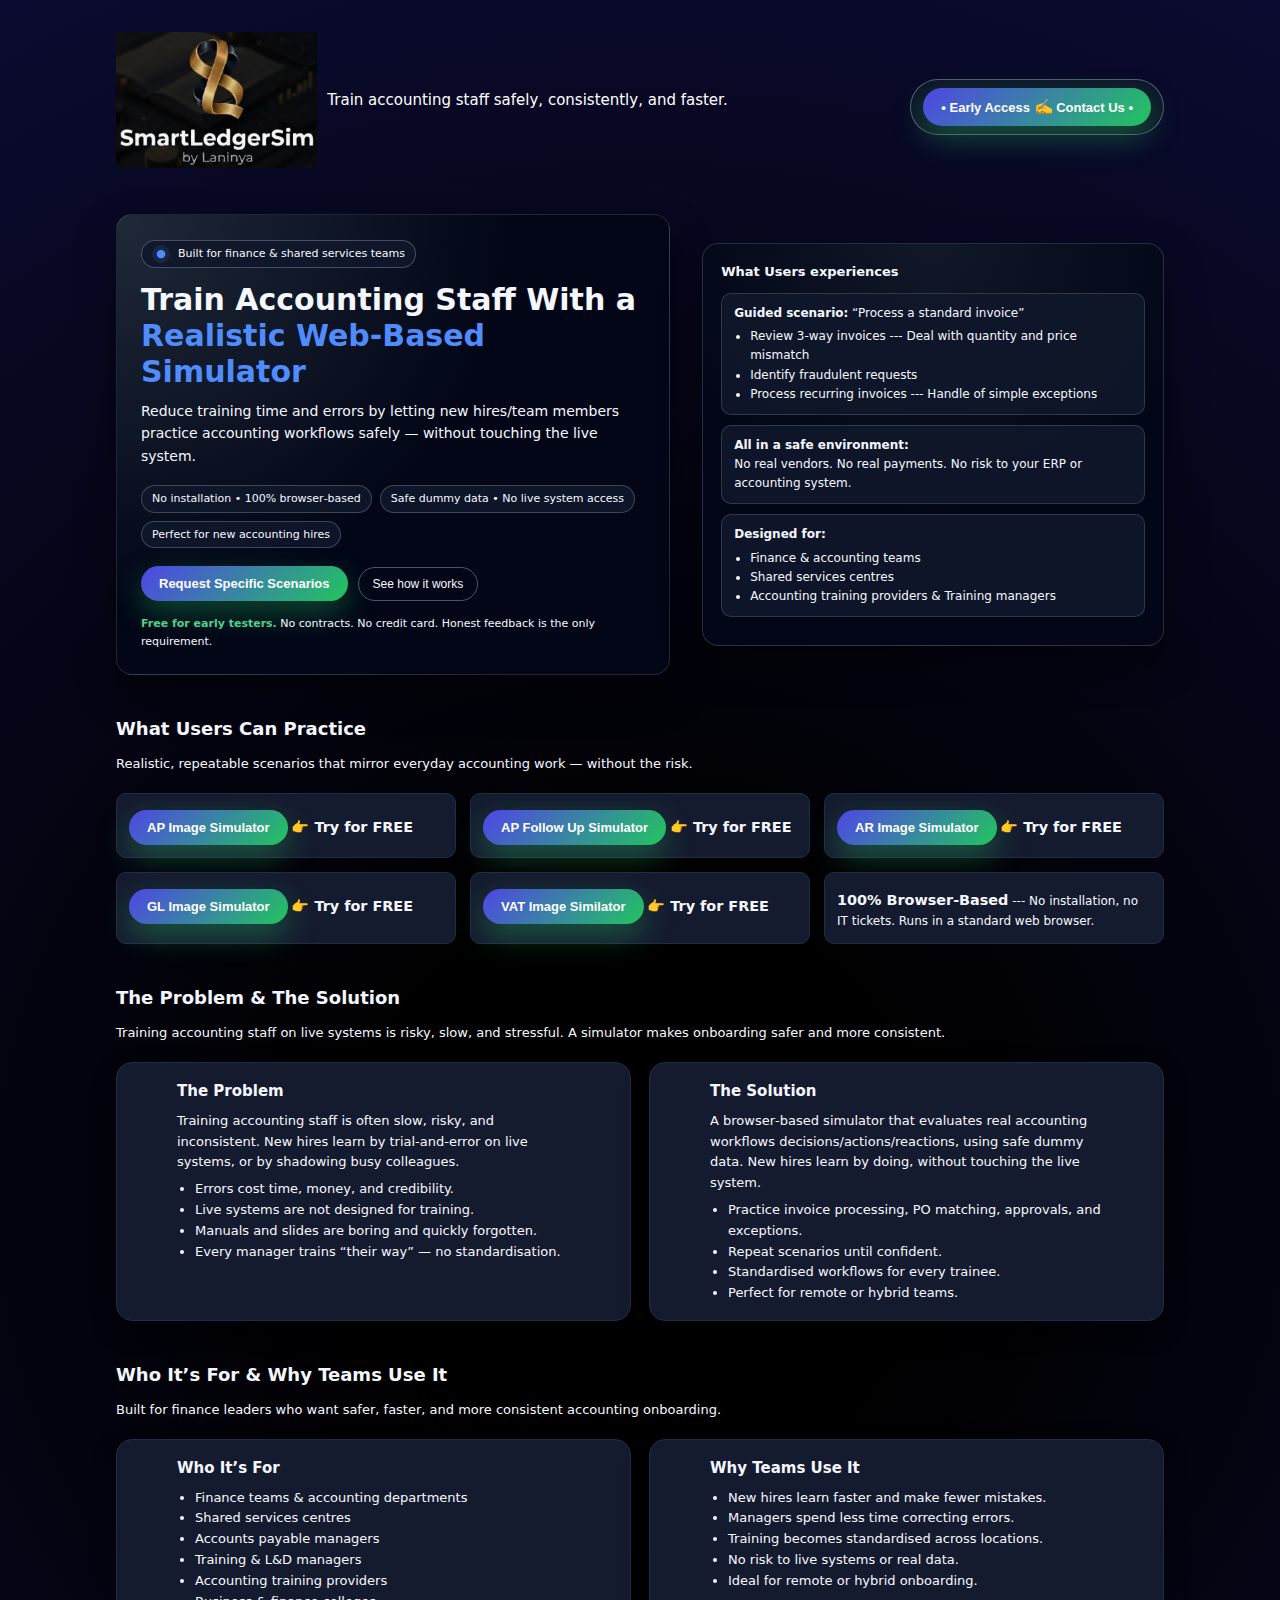
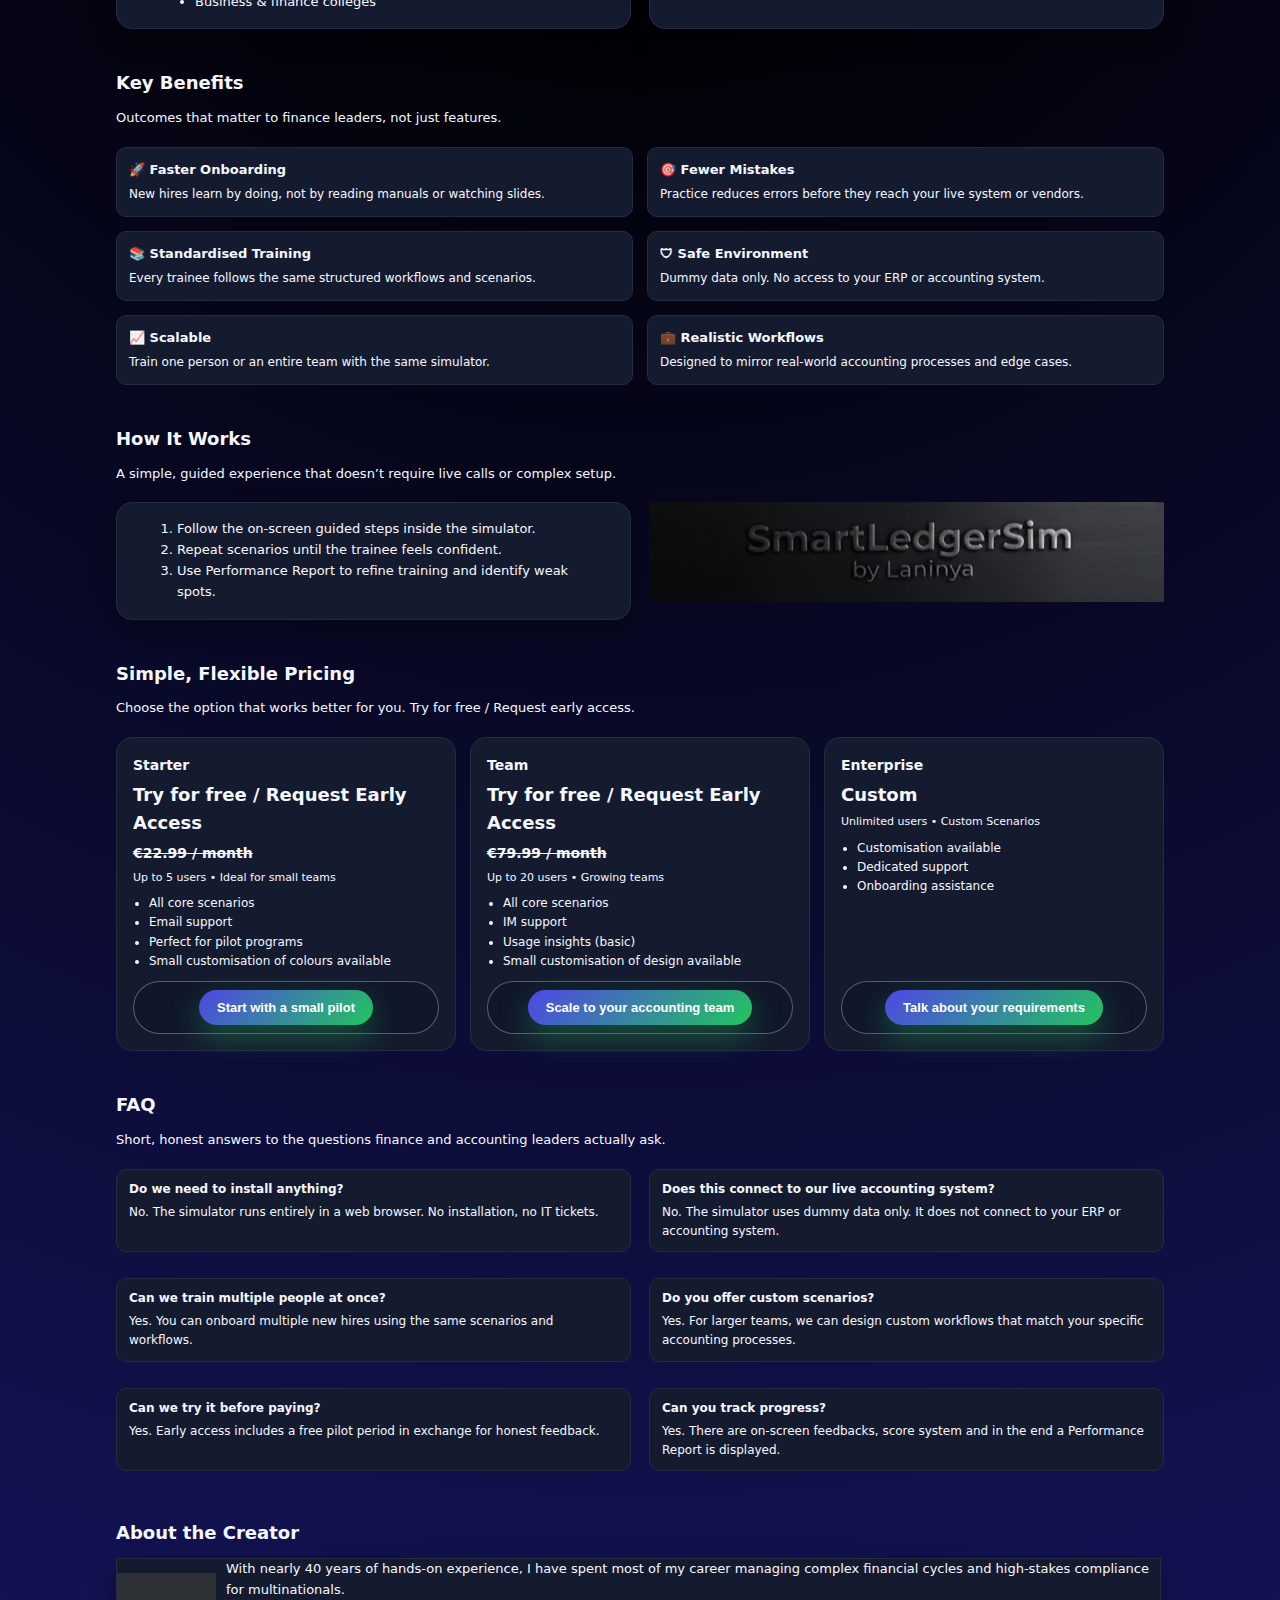
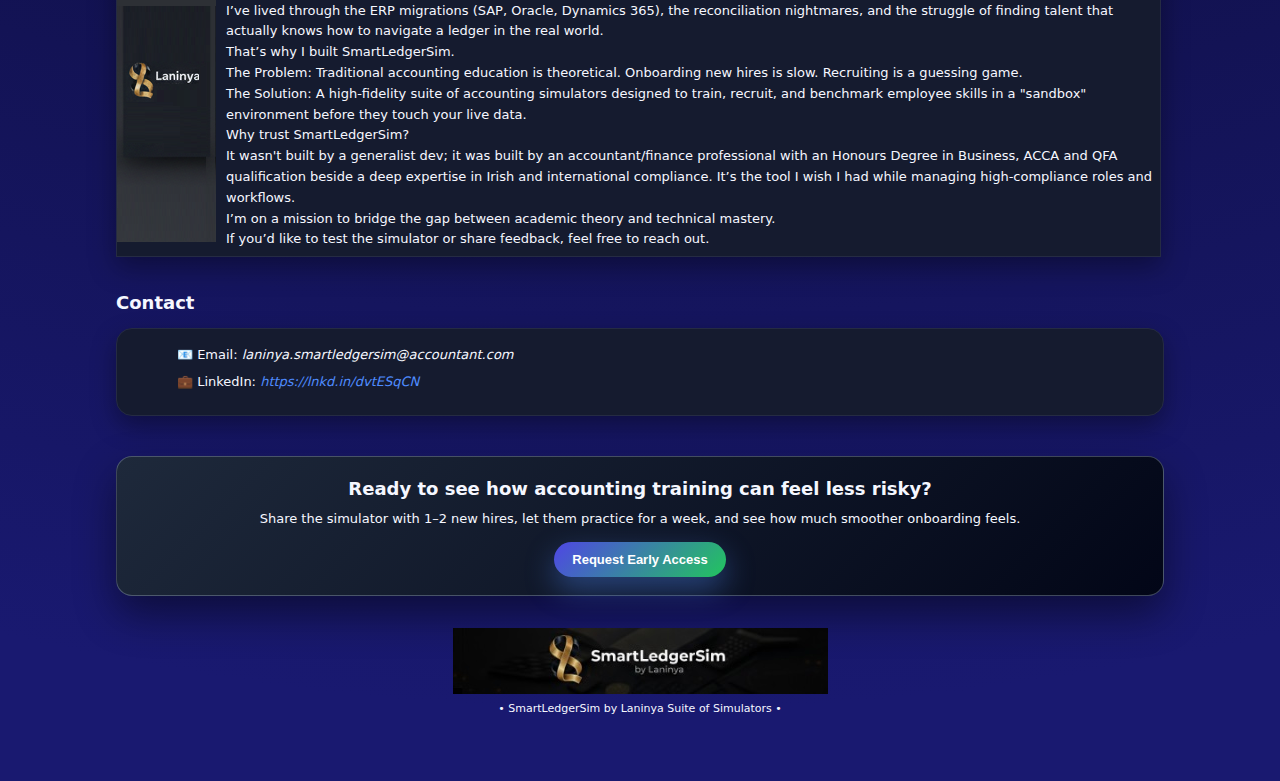
<file: index.html>
<!DOCTYPE html>
<html lang="en">
<head>
  <meta charset="UTF-8" />
  <title>SmartLedgerSim by Laninya - Landing Page</title>
  <meta name="viewport" content="width=device-width, initial-scale=1" />
  <link rel="stylesheet" href="styles.css">
    <meta name="description" content="SmartLedgerSim by Laninya is a realistic accounting simulator for AP, AR, GL, VAT and full office workflows. Try some scenarios free, unlock 20 with full access.">

    <!-- SEO Keywords -->
    <meta name="keywords" content="payroll simulator, accounting training, accounts payable practice, accounting scenarios, AR simulator, GL simulator, VAT training, Laninya, SmartLedgerSim">

    <!-- LinkedIn -->
    <meta property="og:description" content="Practice real accounting scenarios with invoices, POs, GRNs, mismatches and vendor workflows. Try  scenarios free.">
    <meta name="image" property="og:image" content="https://smartlegdersim.github.io/Landing/LogoBanner.jpg">
    <meta property="og:url" content="https://smartlegdersim.github.io/Landing/">
    <meta property="og:type" content="website">
    <meta name="title" property="og:title" content="SmartLedgerSim by Laninya – Landing Page">
    <meta name="author" property="og:author" content="SmartLedgerSim by Laninya">
    <meta name="publish_date" property="og:publish_date" content="2025-01-11">
</head>
<body>
  <div class="page">
    <header>
      <div class="logo">
          <div class="hero-cta-row"><img src="Logo.jpg" alt="Logo" width="201.34" height="136" >
          <div class="tagline">Train accounting staff safely, consistently, and faster.</div>
        </div>
      </div>
      <div class="pricing-cta">
          <button class="btn-primary" onclick="window.open('https://forms.gle/YxtZHZX1L4RQLvhe6', '_blank')">
          <strong>• Early Access <big>✍</big> Contact Us •</strong>
          </button>
      </div>
</header>
    <!-- HERO -->
    <section class="hero">
      <div class="hero-left">
        <div class="hero-pill">
          <span>●</span> Built for finance & shared services teams
        </div>
        <h1 class="hero-title">
          Train Accounting Staff With a <span>Realistic Web‑Based Simulator</span>
        </h1>
        <p class="hero-subtitle">
          Reduce training time and errors by letting new hires/team members practice accounting workflows safely — without touching the live system.
        </p>

        <div class="hero-badges">
          <div class="hero-badge">No installation • 100% browser‑based</div>
          <div class="hero-badge">Safe dummy data • No live system access</div>
          <div class="hero-badge">Perfect for new accounting hires</div>
        </div>

        <div class="hero-cta-row">
          <!-- Replace # with your Google Form link -->
          <button class="btn-primary" onclick="window.open('https://forms.gle/YxtZHZX1L4RQLvhe6', '_blank')">
            Request Specific Scenarios
          </button>
          <button class="btn-ghost" onclick="document.getElementById('how-it-works').scrollIntoView({behavior:'smooth'})">
            See how it works
          </button>
        </div>
        <div class="hero-note">
          <span>Free for early testers.</span> No contracts. No credit card. Honest feedback is the only requirement.
        </div>
      </div>

      <div class="hero-right">
        <div class="hero-right-title">What Users experiences</div>
        <div class="hero-right-block">
          <strong>Guided scenario:</strong> “Process a standard invoice”
          <ul class="hero-right-list">
            <li>Review 3-way invoices --- Deal with quantity and price mismatch</li>
            <li>Identify fraudulent requests</li>
            <li>Process recurring invoices --- Handle   of simple exceptions</li>
          </ul>
        </div>
        <div class="hero-right-block">
          <strong>All in a safe environment:</strong><br />
          No real vendors. No real payments. No risk to your ERP or accounting system.
        </div>
        <div class="hero-right-block">
          <strong>Designed for:</strong>
          <ul class="hero-right-list">
            <li>Finance & accounting teams</li>
            <li>Shared services centres</li>
            <li>Accounting training providers & Training managers</li>
          </ul>
        </div>
      </div>
    </section>

    <!-- FEATURES -->
    <section>
      <h2 class="section-title">What Users Can Practice</h2>
      <p class="section-subtitle">
        Realistic, repeatable scenarios that mirror everyday accounting work — without the risk.
      </p>
      <div class="features-grid">
        <div class="feature-card">
          <div class="feature-icon"></div>
            <button class="btn-primary" onclick="window.open('https://c06fab54.apimagesim.pages.dev/')"> AP Image Simulator </button> <strong><big>  👉  Try for FREE </big></strong>
             </div>
        <div class="feature-card">
          <div class="feature-icon"></div>
              <button class="btn-primary" onclick="window.open('https://apfollowupsim.pages.dev/')"> AP Follow Up Simulator </button> <strong><big>  👉  Try for FREE </big></strong>
        </div>
        <div class="feature-card">
          <div class="feature-icon"></div>
              <button class="btn-primary" onclick="window.open('https://arimagesim.pages.dev/')"> AR Image Simulator </button> <strong><big>  👉  Try for FREE </big></strong>
</div>
        <div class="feature-card">
          <div class="feature-icon"></div>
              <button class="btn-primary" onclick="window.open('https://glimagesim.pages.dev/')"> GL Image Simulator </button> <strong><big>  👉  Try for FREE </big></strong>
        </div>
        <div class="feature-card">
          <div class="feature-icon"></div>
              <button class="btn-primary" onclick="window.open('https://vatimagesim.pages.dev/')"> VAT Image Similator </button> <strong><big>  👉  Try for FREE </big></strong>

        </div>
        <div class="feature-card">
          <div class="feature-icon"></div>
            <strong><big>100% Browser‑Based</big></strong> --- No installation, no IT tickets. Runs in a standard web browser.
        </div>
      </div>
    </section>
      
      <!-- PROBLEM / SOLUTION -->
    <section>
      <h2 class="section-title">The Problem & The Solution</h2>
      <p class="section-subtitle">
        Training accounting staff on live systems is risky, slow, and stressful. A simulator makes onboarding safer and more consistent.
      </p>
      <div class="two-col">
        <div class="card">
          <h3>The Problem</h3>
          <p>
            Training accounting staff is often slow, risky, and inconsistent. New hires learn by trial‑and‑error on live systems, or by
            shadowing busy colleagues.
          </p>
          <ul>
            <li>Errors cost time, money, and credibility.</li>
            <li>Live systems are not designed for training.</li>
            <li>Manuals and slides are boring and quickly forgotten.</li>
            <li>Every manager trains “their way” — no standardisation.</li>
          </ul>
        </div>
        <div class="card">
          <h3>The Solution</h3>
          <p>
            A browser‑based simulator that evaluates real accounting workflows decisions/actions/reactions, using safe dummy data. New hires learn by doing, without
            touching the live system.
          </p>
          <ul>
            <li>Practice invoice processing, PO matching, approvals, and exceptions.</li>
            <li>Repeat scenarios until confident.</li>
            <li>Standardised workflows for every trainee.</li>
            <li>Perfect for remote or hybrid teams.</li>
          </ul>
        </div>
      </div>
    </section>

    <!-- WHO IT'S FOR / BENEFITS -->
    <section>
      <h2 class="section-title">Who It’s For & Why Teams Use It</h2>
      <p class="section-subtitle">
        Built for finance leaders who want safer, faster, and more consistent accounting onboarding.
      </p>
      <div class="two-col">
        <div class="card">
          <h3>Who It’s For</h3>
          <ul>
            <li>Finance teams & accounting departments</li>
            <li>Shared services centres</li>
            <li>Accounts payable managers</li>
            <li>Training & L&amp;D managers</li>
            <li>Accounting training providers</li>
            <li>Business & finance colleges</li>
          </ul>
        </div>
        <div class="card">
          <h3>Why Teams Use It</h3>
          <ul>
            <li>New hires learn faster and make fewer mistakes.</li>
            <li>Managers spend less time correcting errors.</li>
            <li>Training becomes standardised across locations.</li>
            <li>No risk to live systems or real data.</li>
            <li>Ideal for remote or hybrid onboarding.</li>
          </ul>
        </div>
      </div>
    </section>

    <!-- BENEFITS GRID -->
    <section>
      <h2 class="section-title">Key Benefits</h2>
      <p class="section-subtitle">
        Outcomes that matter to finance leaders, not just features.
      </p>
      <div class="benefits-grid">
        <div class="benefit-card">
          <h4>🚀 Faster Onboarding</h4>
          <p>New hires learn by doing, not by reading manuals or watching slides.</p>
        </div>
        <div class="benefit-card">
          <h4>🎯 Fewer Mistakes</h4>
          <p>Practice reduces errors before they reach your live system or vendors.</p>
        </div>
        <div class="benefit-card">
          <h4>📚 Standardised Training</h4>
          <p>Every trainee follows the same structured workflows and scenarios.</p>
        </div>
        <div class="benefit-card">
          <h4>🛡 Safe Environment</h4>
          <p>Dummy data only. No access to your ERP or accounting system.</p>
        </div>
        <div class="benefit-card">
          <h4>📈 Scalable</h4>
          <p>Train one person or an entire team with the same simulator.</p>
        </div>
        <div class="benefit-card">
          <h4>💼 Realistic Workflows</h4>
          <p>Designed to mirror real‑world accounting processes and edge cases.</p>
        </div>
      </div>
    </section>

    <!-- HOW IT WORKS -->
    <section id="how-it-works">
      <h2 class="section-title">How It Works</h2>
      <p class="section-subtitle">
        A simple, guided experience that doesn’t require live calls or complex setup.
      </p>
      <div class="two-col">
      <div class="card">
        <ol>
 <!---    <li>Choose a training scenario (e.g., “Process a standard invoice”).</li>
          <li>Practice safely with realistic data and workflows.</li> --->
          <li>Follow the on‑screen guided steps inside the simulator.</li>
          <li>Repeat scenarios until the trainee feels confident.</li>
          <li>Use Performance Report to refine training and identify weak spots.</li>
         </ol>
      </div>
          <img src="LogoBanner4.jpg" alt="Logo" width="515" height="100">
        </div>
    </section>

    <!-- PRICING -->
    <section>
      <h2 class="section-title">Simple, Flexible Pricing</h2>
      <p class="section-subtitle">
        Choose the option that works better for you. Try for free / Request early access. 
      </p>
      <div class="pricing-grid">
        <div class="pricing-card">
          <div>
            <div class="pricing-name">Starter</div> 
              <div class="pricing-price">Try for free / Request Early Access</div>
              <div class="pricing-name"><s>€22.99 / month</s></div>
            <div class="pricing-note">Up to 5 users • Ideal for small teams</div>
            <ul class="pricing-list">
              <li>All core scenarios</li>
              <li>Email support</li>
              <li>Perfect for pilot programs</li>
              <li>Small customisation of colours available</li>
            </ul>
          </div>
          <div class="pricing-cta"><button class="btn-primary" onclick="window.open('https://forms.gle/YxtZHZX1L4RQLvhe6', '_blank')">Start with a small pilot</button></div>
        </div>
        
        <div class="pricing-card">
          <div>
            <div class="pricing-name">Team</div>
              <div class="pricing-price">Try for free / Request Early Access</div>
              <div class="pricing-name"><s>€79.99 / month</s></div>
              <div class="pricing-note">Up to 20 users • Growing teams</div>
              <ul class="pricing-list">
              <li>All core scenarios</li>
              <li>IM support</li>
              <li>Usage insights (basic)</li>
              <li>Small customisation of design available</li>
            </ul>
          </div>
          <div class="pricing-cta"><button class="btn-primary" onclick="window.open('https://forms.gle/YxtZHZX1L4RQLvhe6', '_blank')">Scale to your accounting team</button></div>
        </div>

          <div class="pricing-card">
          <div>
            <div class="pricing-name">Enterprise</div>
            <div class="pricing-price">Custom</div>
            <div class="pricing-note">Unlimited users • Custom Scenarios</div>
            <ul class="pricing-list">
              <li>Customisation available</li>
              <li>Dedicated support</li>
              <li>Onboarding assistance</li>
            </ul>
          </div>
              <div class="pricing-cta"><button class="btn-primary" onclick="window.open('https://forms.gle/YxtZHZX1L4RQLvhe6', '_blank')">Talk about your requirements</button></div>
        </div>
      </div>
    </section>

    <!-- FAQ -->
    <section>
      <h2 class="section-title">FAQ</h2>
      <p class="section-subtitle">
        Short, honest answers to the questions finance and accounting leaders actually ask.
      </p>
        <div class="two-col">
        <div class="faq-item">
        <div class="faq-q">Do we need to install anything?</div>
        <div class="faq-a">No. The simulator runs entirely in a web browser. No installation, no IT tickets.</div>
      </div>
      <div class="faq-item">
        <div class="faq-q">Does this connect to our live accounting system?</div>
        <div class="faq-a">
          No. The simulator uses dummy data only. It does not connect to your ERP or accounting system.
        </div>
      </div>
      <div class="faq-item">
        <div class="faq-q">Can we train multiple people at once?</div>
        <div class="faq-a">
          Yes. You can onboard multiple new hires using the same scenarios and workflows.
        </div>
      </div>
      <div class="faq-item">
        <div class="faq-q">Do you offer custom scenarios?</div>
        <div class="faq-a">
          Yes. For larger teams, we can design custom workflows that match your specific accounting processes.
        </div>
      </div>
      <div class="faq-item">
        <div class="faq-q">Can we try it before paying?</div>
        <div class="faq-a">
          Yes. Early access includes a free pilot period in exchange for honest feedback.
        </div>
      </div>      
      <div class="faq-item">
        <div class="faq-q">Can you track progress?</div>
        <div class="faq-a">
          Yes. There are on-screen feedbacks, score system and in the end a Performance Report is displayed.
        </div>
      </div>
    </div>
    </section>

    <!-- ABOUT / CONTACT -->
      <h2 class="section-title">About the Creator</h2>
    <header>
        <div class="card"; style="padding: -0px; border-radius: 0; margin-right: 3px">
      <div class="logo">
        <img src="LogoBanner5.jpg " alt="Logo" >
             <p>
            With nearly 40 years of hands-on experience, I have spent most of my career managing complex financial cycles and high-stakes compliance for multinationals. <br>           
            I’ve lived through the ERP migrations (SAP, Oracle, Dynamics 365), the reconciliation nightmares, and the struggle of finding talent that actually knows how to navigate a ledger in the real world.<br>
            That’s why I built SmartLedgerSim.<br>
            The Problem: Traditional accounting education is theoretical. Onboarding new hires is slow. Recruiting is a guessing game.<br>
            The Solution: A high-fidelity suite of accounting simulators designed to train, recruit, and benchmark employee skills in a "sandbox" environment before they touch your live data.<br>
            Why trust SmartLedgerSim?<br>
            It wasn't built by a generalist dev; it was built by an accountant/finance professional with an Honours Degree in Business, ACCA and QFA qualification beside a deep expertise in Irish and international compliance. It’s the tool I wish I had while managing high-compliance roles and workflows.<br>
            I’m on a mission to bridge the gap between academic theory and technical mastery.<br>
            If you’d like to test the simulator or share feedback, feel free to reach out.
        </p>
      </div>
    </div>
    </header>

    <section>
      <h2 class="section-title">Contact</h2>
      <div class="card">
        <p>📧 Email: <em>laninya.smartledgersim@accountant.com</em></p>
          <p>💼 LinkedIn: <em><a href="https://lnkd.in/dvtESqCN" target="_blank">https://lnkd.in/dvtESqCN</a></em></p>
      </div>
    </section>

    <!-- FOOTER CTA -->
    <div class="footer-cta">
      <h2>Ready to see how accounting training can feel less risky?</h2>
      <p>
        Share the simulator with 1–2 new hires, let them practice for a week, and see how much smoother onboarding feels.
      </p>
      <!-- Replace # with your Google Form link -->
      <button class="btn-primary" onclick="window.open('#', '_blank')">
        Request Early Access
      </button>
    </div>

    <footer>
        <img src="LogoEmailBanner.jpg" alt="Logo" ><br>
      •  SmartLedgerSim by Laninya Suite of Simulators •
    </footer>
  </div>
</body>
</html>
</file>
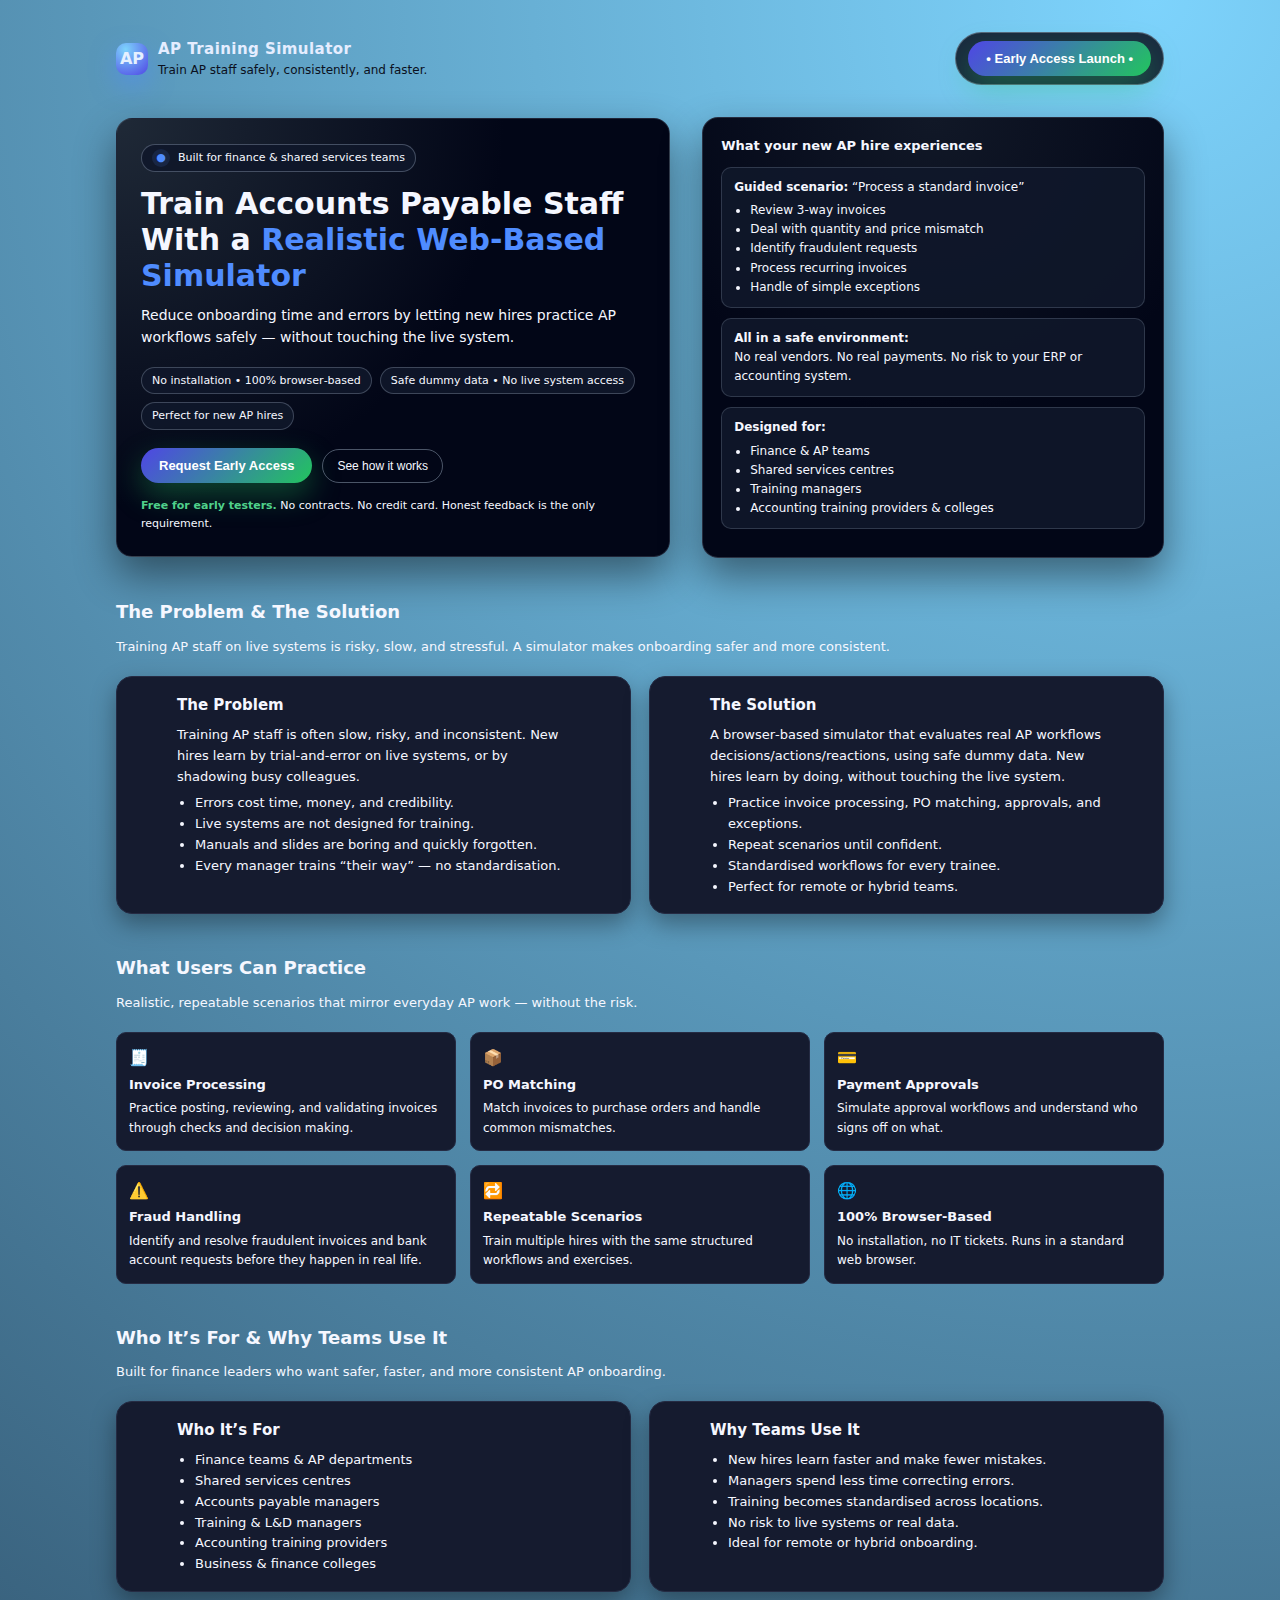
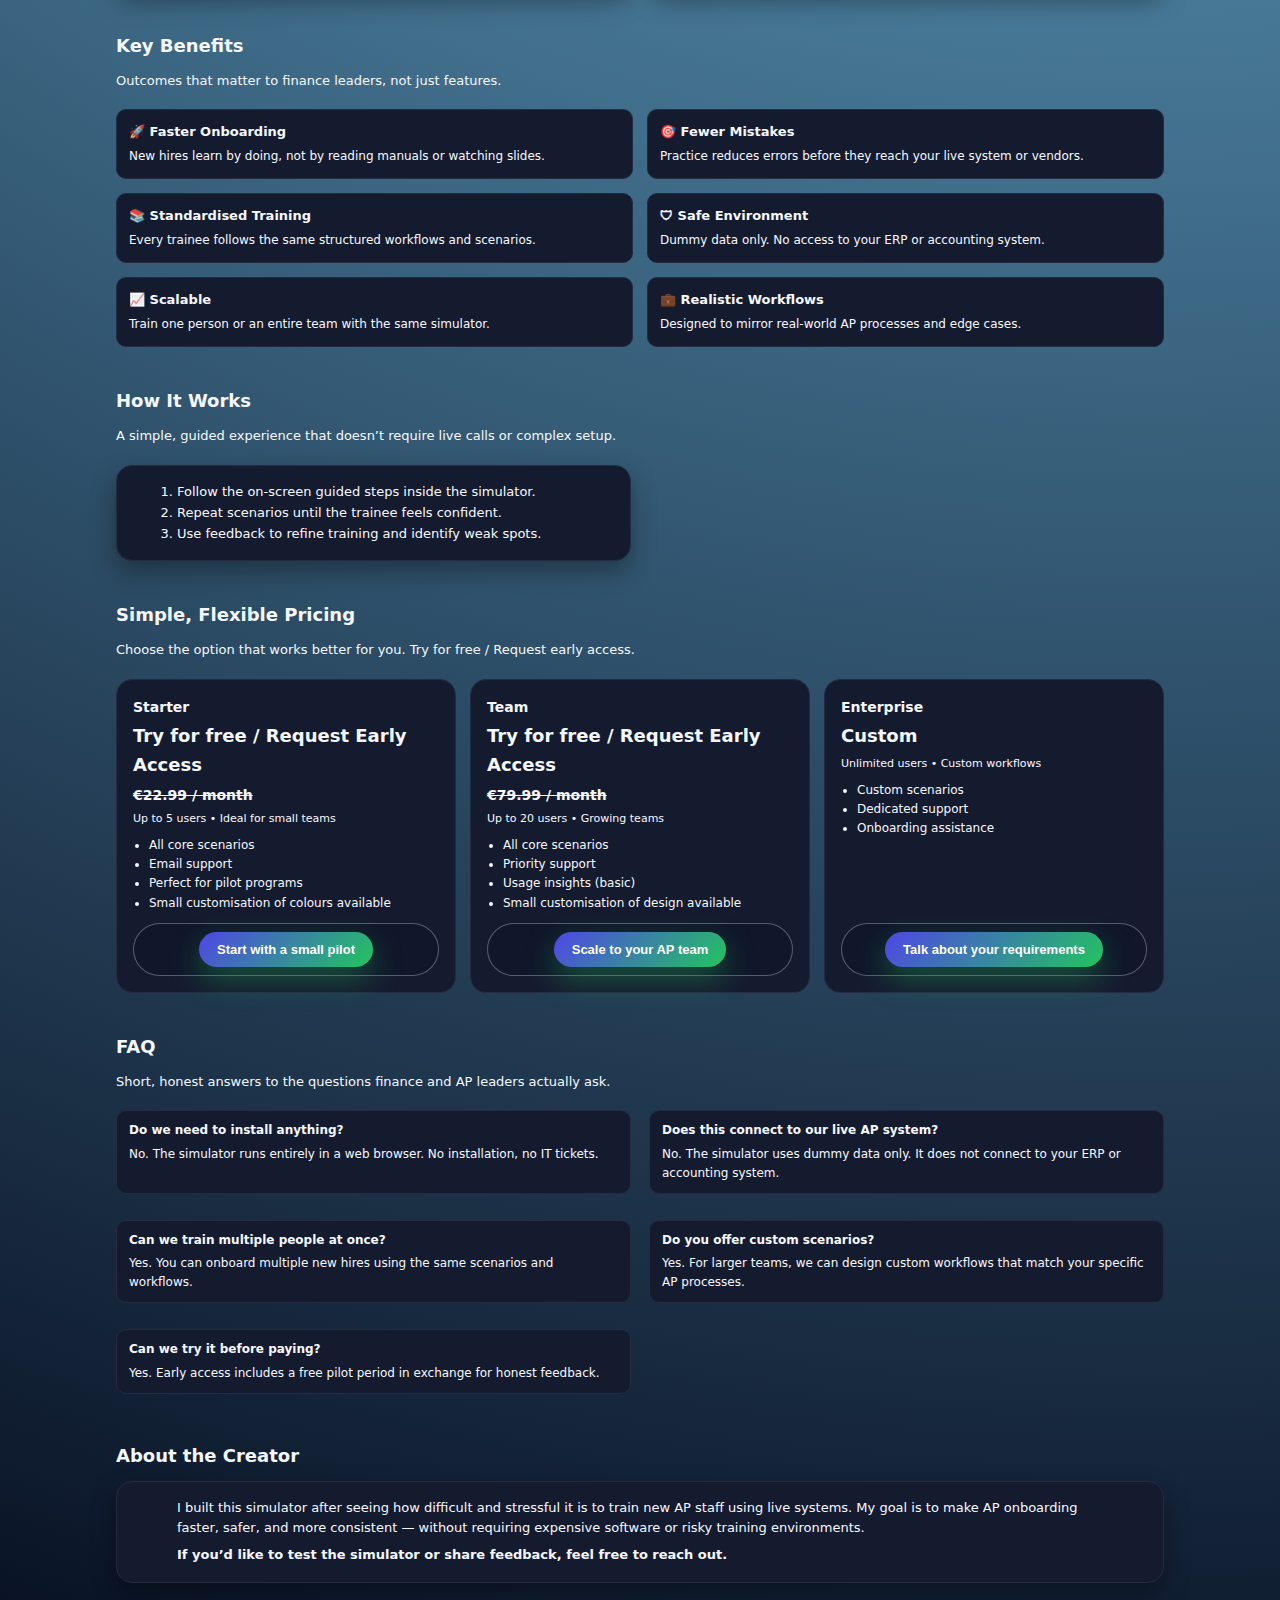
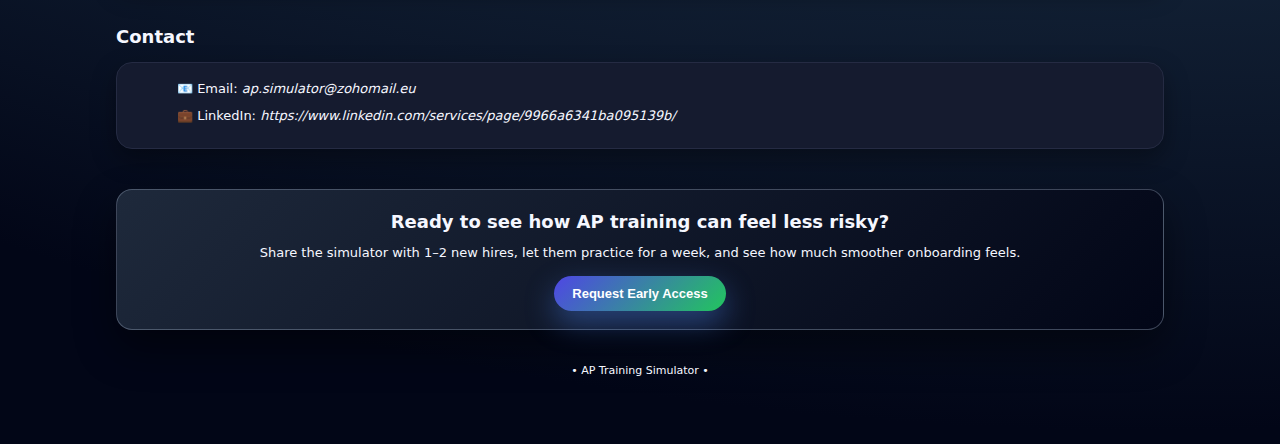
<file: Landing.html>
<!DOCTYPE html>
<html lang="en">
<head>
  <meta charset="UTF-8" />
  <title>AP Training Simulator – Train AP Staff Safely</title>
  <meta name="viewport" content="width=device-width, initial-scale=1" />
<style>
    :root {
      --bg: #0b1020;
      --bg-alt: #111729;
      --card: #151b2f;
      --accent: #4f8cff;
      --accent-soft: rgba(79, 140, 255, 0.12);
      --text: #f5f7ff;
      --muted: #f5f7ff;
      --border: #252b43;
      --danger: #ff6b6b;
      --success: #4fd18b;
      --shadow-soft: 0 18px 40px rgba(0, 0, 0, 0.45);
      --radius-lg: 16px;
      --radius-md: 10px;
      --radius-sm: 6px;
    }
    * {
      box-sizing: border-box;
      margin: 0;
      padding: 0;
    }
    body {
      font-family: system-ui, -apple-system, BlinkMacSystemFont, "Segoe UI", sans-serif;
      background: radial-gradient(circle at 90% 0%, #7dd3fc 0%, #020617 95%);
      color: var(--text);
      line-height: 1.6;
      padding: 0;
      margin: 0;
    }
    a {
      color: var(--accent);
      text-decoration: none;
    }
    a:hover {
      text-decoration: underline;
    }
    .page {
      max-width: 1080px;
      margin: 0 auto;
      padding: 32px 16px 64px;
    }
    header {
      display: flex;
      align-items: center;
      justify-content: space-between;
      margin-bottom: 32px;
    }
    .logo {
      display: flex;
      align-items: center;
      gap: 10px;
    }
    .logo-mark {
      width: 32px;
      height: 32px;
      border-radius: 10px;
      background: radial-gradient(circle at 30% 20%, #7dd3fc, #4f46e5);
      display: flex;
      align-items: center;
      justify-content: center;
      font-weight: 700;
      color: #e5f0ff;
      box-shadow: 0 10px 25px rgba(79, 140, 255, 0.5);
      font-size: 16px;
    }
    .logo-text {
      font-weight: 600;
      letter-spacing: 0.03em;
      font-size: 15px;
      color: #e5edff;
    }
    .tagline {
      font-size: 12px;
      color: #0b1020;
    }
    .nav-cta {
      font-size: 13px;
      padding: 8px 14px;
      border-radius: 999px;
      border: 1px solid var(--border);
      background: rgba(15, 23, 42, 0.8);
      color: var(--muted);
    }
    .nav-cta strong {
      color: var(--accent);
    }

    /* HERO */
    .hero {
      display: grid;
      grid-template-columns: minmax(0, 3fr) minmax(0, 2.5fr);
      gap: 32px;
      margin-bottom: 40px;
      align-items: center;
    }
    @media (max-width: 800px) {
      .hero {
        grid-template-columns: 1fr;
      }
    }
    .hero-left {
      padding: 24px;
      border-radius: var(--radius-lg);
      background: radial-gradient(circle at top left, #1f2937 0, #020617 55%);
      border: 1px solid rgba(148, 163, 184, 0.2);
      box-shadow: var(--shadow-soft);
    }
    .hero-pill {
      display: inline-flex;
      align-items: center;
      gap: 8px;
      padding: 4px 10px;
      border-radius: 999px;
      background: rgba(15, 23, 42, 0.9);
      border: 1px solid rgba(148, 163, 184, 0.4);
      font-size: 11px;
      color: var(--muted);
      margin-bottom: 14px;
    }
    .hero-pill span {
      display: inline-flex;
      align-items: center;
      justify-content: center;
      width: 18px;
      height: 18px;
      border-radius: 999px;
      background: var(--accent-soft);
      color: var(--accent);
      font-size: 11px;
    }
    .hero-title {
      font-size: 30px;
      line-height: 1.2;
      margin-bottom: 10px;
    }
    .hero-title span {
      color: var(--accent);
    }
    .hero-subtitle {
      font-size: 14px;
      color: var(--muted);
      margin-bottom: 18px;
    }
    .hero-badges {
      display: flex;
      flex-wrap: wrap;
      gap: 8px;
      margin-bottom: 18px;
    }
    .hero-badge {
      font-size: 11px;
      padding: 4px 10px;
      border-radius: 999px;
      border: 1px solid rgba(148, 163, 184, 0.35);
      color: var(--muted);
      background: rgba(15, 23, 42, 0.9);
    }
    .hero-cta-row {
      display: flex;
      flex-wrap: wrap;
      gap: 10px;
      align-items: center;
      margin-bottom: 14px;
    }
    .btn-primary {
      background: linear-gradient(135deg, #4f46e5, #22c55e);
      border: none;
      color: white;
      padding: 10px 18px;
      border-radius: 999px;
      font-size: 13px;
      font-weight: 600;
      cursor: pointer;
      box-shadow: 0 12px 30px rgba(34, 197, 94, 0.35);
    }
    .btn-primary:hover {
      filter: brightness(1.05);
    }
    .btn-ghost {
      background: transparent;
      border-radius: 999px;
      border: 1px solid rgba(148, 163, 184, 0.5);
      color: var(--muted);
      padding: 9px 14px;
      font-size: 12px;
      cursor: pointer;
    }
    .hero-note {
      font-size: 11px;
      color: var(--muted);
    }
    .hero-note span {
      color: var(--success);
      font-weight: 600;
    }

    .hero-right {
      padding: 18px;
      border-radius: var(--radius-lg);
      background: radial-gradient(circle at top, #111827 0, #020617 60%);
      border: 1px solid rgba(148, 163, 184, 0.25);
      box-shadow: var(--shadow-soft);
      font-size: 12px;
      color: var(--muted);
    }
    .hero-right-title {
      font-size: 13px;
      font-weight: 600;
      margin-bottom: 10px;
      color: var(--text);
    }
    .hero-right-block {
      border-radius: var(--radius-md);
      border: 1px solid rgba(148, 163, 184, 0.25);
      padding: 10px 12px;
      margin-bottom: 10px;
      background: rgba(15, 23, 42, 0.9);
    }
    .hero-right-block strong {
        color: var(--text);
    }
    .hero-right-list {
      margin-left: 16px;
      margin-top: 4px;
    }

    /* SECTION WRAPPER */
    section {
      margin-bottom: 40px;
    }
    .section-title {
      font-size: 18px;
      margin-bottom: 10px;
    }
    .section-subtitle {
      font-size: 13px;
      color: var(--muted);
      margin-bottom: 18px;
    }

    /* PROBLEM / SOLUTION */
    .two-col {
      display: grid;
      grid-template-columns: repeat(2, minmax(0, 1fr));
      gap: 18px;
    }
    @media (max-width: 800px) {
      .two-col {
        grid-template-columns: 1fr;
      }
    }
    .card {
      background: var(--card);
      border-radius: var(--radius-lg);
      border: 1px solid var(--border);
      padding: 16px 60px;
      box-shadow: 0 10px 25px rgba(0, 0, 0, 0.35);
      font-size: 13px;
    }
    .card h3 {
      font-size: 15px;
      margin-bottom: 8px;
    }
    .card p {
      color: var(--muted);
      margin-bottom: 6px;
    }
    .card ul {
      margin-left: 18px;
      color: var(--muted);
    }

    /* FEATURES GRID */
    .features-grid {
      display: grid;
      grid-template-columns: repeat(3, minmax(0, 1fr));
      gap: 14px;
    }
    @media (max-width: 900px) {
      .features-grid {
        grid-template-columns: repeat(2, minmax(0, 1fr));
      }
    }
    @media (max-width: 600px) {
      .features-grid {
        grid-template-columns: 1fr;
      }
    }
    .feature-card {
      background: var(--card);
      border-radius: var(--radius-md);
      border: 1px solid var(--border);
      padding: 12px 12px;
      font-size: 12px;
    }
    .feature-card h4 {
      font-size: 13px;
      margin-bottom: 4px;
    }
    .feature-icon {
      font-size: 16px;
      margin-bottom: 4px;
    }

    /* BENEFITS GRID */
    .benefits-grid {
      display: grid;
      grid-template-columns: repeat(2, minmax(0, 1fr));
      gap: 14px;
    }
    @media (max-width: 700px) {
      .benefits-grid {
        grid-template-columns: 1fr;
      }
    }
    .benefit-card {
      background: var(--card);
      border-radius: var(--radius-md);
      border: 1px solid var(--border);
      padding: 12px 12px;
      font-size: 12px;
    }
    .benefit-card h4 {
      font-size: 13px;
      margin-bottom: 4px;
    }

    /* PRICING */
    .pricing-grid {
      display: grid;
      grid-template-columns: repeat(3, minmax(0, 1fr));
      gap: 14px;
    }
    @media (max-width: 900px) {
      .pricing-grid {
        grid-template-columns: repeat(2, minmax(0, 1fr));
      }
    }
    @media (max-width: 650px) {
      .pricing-grid {
        grid-template-columns: 1fr;
      }
    }
    .pricing-card {
      background: var(--card);
      border-radius: var(--radius-lg);
      border: 1px solid var(--border);
      padding: 16px 16px;
      font-size: 12px;
      display: flex;
      flex-direction: column;
      justify-content: space-between;
    }
    .pricing-name {
      font-size: 14px;
      font-weight: 600;
      margin-bottom: 4px;
    }
    .pricing-price {
      font-size: 18px;
      font-weight: 700;
      margin-bottom: 4px;
    }
    .pricing-note {
      font-size: 11px;
      color: var(--muted);
      margin-bottom: 8px;
    }
    .pricing-list {
      margin-left: 16px;
      margin-bottom: 10px;
      color: var(--muted);
    }
    .pricing-cta {
      font-size: 12px;
      padding: 8px 12px;
      border-radius: 999px;
      border: 1px solid rgba(148, 163, 184, 0.5);
      background: rgba(15, 23, 42, 0.9);
      color: var(--text);
      text-align: center;
      cursor: pointer;
    }

    /* FAQ */
    .faq-item {
      background: var(--card);
      border-radius: var(--radius-md);
      border: 1px solid var(--border);
      padding: 10px 12px;
      margin-bottom: 8px;
      font-size: 12px;
    }
    .faq-q {
      font-weight: 600;
      margin-bottom: 4px;
    }
    .faq-a {
      color: var(--muted);
    }

    /* FOOTER CTA */
    .footer-cta {
      margin-top: 24px;
      padding: 18px 16px;
      border-radius: var(--radius-lg);
      background: linear-gradient(135deg, #1e293b, #020617);
      border: 1px solid rgba(148, 163, 184, 0.4);
      text-align: center;
      box-shadow: var(--shadow-soft);
    }
    .footer-cta h2 {
      font-size: 18px;
      margin-bottom: 6px;
    }
    .footer-cta p {
      font-size: 13px;
      color: var(--muted);
      margin-bottom: 12px;
    }
    .footer-cta .btn-primary {
      box-shadow: 0 12px 30px rgba(79, 140, 255, 0.4);
    }

    footer {
      margin-top: 32px;
      font-size: 11px;
      color: var(--muted);
      text-align: center;
    }
  </style>
</head>
<body>
  <div class="page">
    <header>
      <div class="logo">
        <div class="logo-mark">AP</div>
        <div>
          <div class="logo-text">AP Training Simulator</div>
          <div class="tagline">Train AP staff safely, consistently, and faster.</div>
        </div>
      </div>
      <div class="pricing-cta">
          <button class="btn-primary" onclick="window.open('https://forms.gle/YxtZHZX1L4RQLvhe6', '_blank')">
          <strong>• Early Access Launch •</strong>
          </button>
      </div>
</header>

    <!-- HERO -->
    <section class="hero">
      <div class="hero-left">
        <div class="hero-pill">
          <span>●</span> Built for finance & shared services teams
        </div>
        <h1 class="hero-title">
          Train Accounts Payable Staff With a <span>Realistic Web‑Based Simulator</span>
        </h1>
        <p class="hero-subtitle">
          Reduce onboarding time and errors by letting new hires practice AP workflows safely — without touching the live system.
        </p>

        <div class="hero-badges">
          <div class="hero-badge">No installation • 100% browser‑based</div>
          <div class="hero-badge">Safe dummy data • No live system access</div>
          <div class="hero-badge">Perfect for new AP hires</div>
        </div>

        <div class="hero-cta-row">
          <!-- Replace # with your Google Form link -->
          <button class="btn-primary" onclick="window.open('https://forms.gle/YxtZHZX1L4RQLvhe6', '_blank')">
            Request Early Access
          </button>
          <button class="btn-ghost" onclick="document.getElementById('how-it-works').scrollIntoView({behavior:'smooth'})">
            See how it works
          </button>
        </div>
        <div class="hero-note">
          <span>Free for early testers.</span> No contracts. No credit card. Honest feedback is the only requirement.
        </div>
      </div>

      <div class="hero-right">
        <div class="hero-right-title">What your new AP hire experiences</div>
        <div class="hero-right-block">
          <strong>Guided scenario:</strong> “Process a standard invoice”
          <ul class="hero-right-list">
            <li>Review 3-way invoices</li>
            <li>Deal with quantity and price mismatch</li>
            <li>Identify fraudulent requests</li>
            <li>Process recurring invoices </li>
            <li>Handle   of simple exceptions</li>
          </ul>
        </div>
        <div class="hero-right-block">
          <strong>All in a safe environment:</strong><br />
          No real vendors. No real payments. No risk to your ERP or accounting system.
        </div>
        <div class="hero-right-block">
          <strong>Designed for:</strong>
          <ul class="hero-right-list">
            <li>Finance & AP teams</li>
            <li>Shared services centres</li>
            <li>Training managers</li>
            <li>Accounting training providers & colleges</li>
          </ul>
        </div>
      </div>
    </section>

    <!-- PROBLEM / SOLUTION -->
    <section>
      <h2 class="section-title">The Problem & The Solution</h2>
      <p class="section-subtitle">
        Training AP staff on live systems is risky, slow, and stressful. A simulator makes onboarding safer and more consistent.
      </p>
      <div class="two-col">
        <div class="card">
          <h3>The Problem</h3>
          <p>
            Training AP staff is often slow, risky, and inconsistent. New hires learn by trial‑and‑error on live systems, or by
            shadowing busy colleagues.
          </p>
          <ul>
            <li>Errors cost time, money, and credibility.</li>
            <li>Live systems are not designed for training.</li>
            <li>Manuals and slides are boring and quickly forgotten.</li>
            <li>Every manager trains “their way” — no standardisation.</li>
          </ul>
        </div>
        <div class="card">
          <h3>The Solution</h3>
          <p>
            A browser‑based simulator that evaluates real AP workflows decisions/actions/reactions, using safe dummy data. New hires learn by doing, without
            touching the live system.
          </p>
          <ul>
            <li>Practice invoice processing, PO matching, approvals, and exceptions.</li>
            <li>Repeat scenarios until confident.</li>
            <li>Standardised workflows for every trainee.</li>
            <li>Perfect for remote or hybrid teams.</li>
          </ul>
        </div>
      </div>
    </section>

    <!-- FEATURES -->
    <section>
      <h2 class="section-title">What Users Can Practice</h2>
      <p class="section-subtitle">
        Realistic, repeatable scenarios that mirror everyday AP work — without the risk.
      </p>
      <div class="features-grid">
        <div class="feature-card">
          <div class="feature-icon">🧾</div>
          <h4>Invoice Processing</h4>
          <p>Practice posting, reviewing, and validating invoices through checks and decision making.</p>
        </div>
        <div class="feature-card">
          <div class="feature-icon">📦</div>
          <h4>PO Matching</h4>
          <p>Match invoices to purchase orders and handle common mismatches.</p>
        </div>
        <div class="feature-card">
          <div class="feature-icon">💳</div>
          <h4>Payment Approvals</h4>
          <p>Simulate approval workflows and understand who signs off on what.</p>
        </div>
        <div class="feature-card">
          <div class="feature-icon">⚠️</div>
          <h4>Fraud Handling</h4>
          <p>Identify and resolve fraudulent invoices and bank account requests before they happen in real life.</p>
        </div>
        <div class="feature-card">
          <div class="feature-icon">🔁</div>
          <h4>Repeatable Scenarios</h4>
          <p>Train multiple hires with the same structured workflows and exercises.</p>
        </div>
        <div class="feature-card">
          <div class="feature-icon">🌐</div>
          <h4>100% Browser‑Based</h4>
          <p>No installation, no IT tickets. Runs in a standard web browser.</p>
        </div>
      </div>
    </section>

    <!-- WHO IT'S FOR / BENEFITS -->
    <section>
      <h2 class="section-title">Who It’s For & Why Teams Use It</h2>
      <p class="section-subtitle">
        Built for finance leaders who want safer, faster, and more consistent AP onboarding.
      </p>
      <div class="two-col">
        <div class="card">
          <h3>Who It’s For</h3>
          <ul>
            <li>Finance teams & AP departments</li>
            <li>Shared services centres</li>
            <li>Accounts payable managers</li>
            <li>Training & L&amp;D managers</li>
            <li>Accounting training providers</li>
            <li>Business & finance colleges</li>
          </ul>
        </div>
        <div class="card">
          <h3>Why Teams Use It</h3>
          <ul>
            <li>New hires learn faster and make fewer mistakes.</li>
            <li>Managers spend less time correcting errors.</li>
            <li>Training becomes standardised across locations.</li>
            <li>No risk to live systems or real data.</li>
            <li>Ideal for remote or hybrid onboarding.</li>
          </ul>
        </div>
      </div>
    </section>

    <!-- BENEFITS GRID -->
    <section>
      <h2 class="section-title">Key Benefits</h2>
      <p class="section-subtitle">
        Outcomes that matter to finance leaders, not just features.
      </p>
      <div class="benefits-grid">
        <div class="benefit-card">
          <h4>🚀 Faster Onboarding</h4>
          <p>New hires learn by doing, not by reading manuals or watching slides.</p>
        </div>
        <div class="benefit-card">
          <h4>🎯 Fewer Mistakes</h4>
          <p>Practice reduces errors before they reach your live system or vendors.</p>
        </div>
        <div class="benefit-card">
          <h4>📚 Standardised Training</h4>
          <p>Every trainee follows the same structured workflows and scenarios.</p>
        </div>
        <div class="benefit-card">
          <h4>🛡 Safe Environment</h4>
          <p>Dummy data only. No access to your ERP or accounting system.</p>
        </div>
        <div class="benefit-card">
          <h4>📈 Scalable</h4>
          <p>Train one person or an entire team with the same simulator.</p>
        </div>
        <div class="benefit-card">
          <h4>💼 Realistic Workflows</h4>
          <p>Designed to mirror real‑world AP processes and edge cases.</p>
        </div>
      </div>
    </section>

    <!-- HOW IT WORKS -->
    <section id="how-it-works">
      <h2 class="section-title">How It Works</h2>
      <p class="section-subtitle">
        A simple, guided experience that doesn’t require live calls or complex setup.
      </p>
      <div class="two-col">
      <div class="card">
        <ol>
 <!---    <li>Choose a training scenario (e.g., “Process a standard invoice”).</li>
          <li>Practice safely with realistic data and workflows.</li> --->
          <li>Follow the on‑screen guided steps inside the simulator.</li>
          <li>Repeat scenarios until the trainee feels confident.</li>
          <li>Use feedback to refine training and identify weak spots.</li>
         </ol>
      </div>
        </div>
    </section>

    <!-- PRICING -->
    <section>
      <h2 class="section-title">Simple, Flexible Pricing</h2>
      <p class="section-subtitle">
        Choose the option that works better for you. Try for free / Request early access. 
      </p>
      <div class="pricing-grid">
        <div class="pricing-card">
          <div>
            <div class="pricing-name">Starter</div> 
              <div class="pricing-price">Try for free / Request Early Access</div>
              <div class="pricing-name"><s>€22.99 / month</s></div>
            <div class="pricing-note">Up to 5 users • Ideal for small teams</div>
            <ul class="pricing-list">
              <li>All core scenarios</li>
              <li>Email support</li>
              <li>Perfect for pilot programs</li>
              <li>Small customisation of colours available</li>
            </ul>
          </div>
          <div class="pricing-cta"><button class="btn-primary" onclick="window.open('https://forms.gle/YxtZHZX1L4RQLvhe6', '_blank')">Start with a small pilot</button></div>
        </div>
        
        <div class="pricing-card">
          <div>
            <div class="pricing-name">Team</div>
              <div class="pricing-price">Try for free / Request Early Access</div>
              <div class="pricing-name"><s>€79.99 / month</s></div>
              <div class="pricing-note">Up to 20 users • Growing teams</div>
              <ul class="pricing-list">
              <li>All core scenarios</li>
              <li>Priority support</li>
              <li>Usage insights (basic)</li>
              <li>Small customisation of design available</li>
            </ul>
          </div>
          <div class="pricing-cta"><button class="btn-primary" onclick="window.open('https://forms.gle/YxtZHZX1L4RQLvhe6', '_blank')">Scale to your AP team</button></div>
        </div>

          <div class="pricing-card">
          <div>
            <div class="pricing-name">Enterprise</div>
            <div class="pricing-price">Custom</div>
            <div class="pricing-note">Unlimited users • Custom workflows</div>
            <ul class="pricing-list">
              <li>Custom scenarios</li>
              <li>Dedicated support</li>
              <li>Onboarding assistance</li>
            </ul>
          </div>
              <div class="pricing-cta"><button class="btn-primary" onclick="window.open('https://forms.gle/YxtZHZX1L4RQLvhe6', '_blank')">Talk about your requirements</button></div>
        </div>
      </div>
    </section>

    <!-- FAQ -->
    <section>
      <h2 class="section-title">FAQ</h2>
      <p class="section-subtitle">
        Short, honest answers to the questions finance and AP leaders actually ask.
      </p>
        <div class="two-col">
        <div class="faq-item">
        <div class="faq-q">Do we need to install anything?</div>
        <div class="faq-a">No. The simulator runs entirely in a web browser. No installation, no IT tickets.</div>
      </div>
      <div class="faq-item">
        <div class="faq-q">Does this connect to our live AP system?</div>
        <div class="faq-a">
          No. The simulator uses dummy data only. It does not connect to your ERP or accounting system.
        </div>
      </div>
      <div class="faq-item">
        <div class="faq-q">Can we train multiple people at once?</div>
        <div class="faq-a">
          Yes. You can onboard multiple new hires using the same scenarios and workflows.
        </div>
      </div>
      <div class="faq-item">
        <div class="faq-q">Do you offer custom scenarios?</div>
        <div class="faq-a">
          Yes. For larger teams, we can design custom workflows that match your specific AP processes.
        </div>
      </div>
      <div class="faq-item">
        <div class="faq-q">Can we try it before paying?</div>
        <div class="faq-a">
          Yes. Early access includes a free pilot period in exchange for honest feedback.
        </div>
      </div>
    </div>
    </section>

    <!-- ABOUT / CONTACT -->
    <section>
      <h2 class="section-title">About the Creator</h2>
      <div class="card">
        <p>
            I built this simulator after seeing how difficult and stressful it is to train new AP staff using live systems.
            My goal is to make AP onboarding faster, safer, and more consistent — without requiring expensive software or risky training environments.
        </p>
        <h4>If you’d like to test the simulator or share feedback, feel free to reach out.</h4>
      </div>
    </section>

    <section>
      <h2 class="section-title">Contact</h2>
      <div class="card">
        <p>📧 Email: <em>ap.simulator@zohomail.eu</em></p>
        <p>💼 LinkedIn: <em>https://www.linkedin.com/services/page/9966a6341ba095139b/</em></p>
      </div>
    </section>

    <!-- FOOTER CTA -->
    <div class="footer-cta">
      <h2>Ready to see how AP training can feel less risky?</h2>
      <p>
        Share the simulator with 1–2 new hires, let them practice for a week, and see how much smoother onboarding feels.
      </p>
      <!-- Replace # with your Google Form link -->
      <button class="btn-primary" onclick="window.open('#', '_blank')">
        Request Early Access
      </button>
    </div>

    <footer>
      •  AP Training Simulator •
    </footer>
  </div>
</body>
</html>
</file>
<file: styles.css>
:root {
      --bg: #0b1020;
      --bg-alt: #111729;
      --card: #151b2f;
      --accent: #4f8cff;
      --accent-soft: rgba(79, 140, 255, 0.12);
      --text: #f5f7ff;
      --muted: #f5f7ff;
      --border: #252b43;
      --danger: #ff6b6b;
      --success: #4fd18b;
      --shadow-soft: 0 18px 40px rgba(0, 0, 0, 0.45);
      --radius-lg: 16px;
      --radius-md: 10px;
      --radius-sm: 6px;
    }
    * {
      box-sizing: border-box;
      margin: 0;
      padding: 0;
    }
    body {
      font-family: system-ui, -apple-system, BlinkMacSystemFont, "Segoe UI", sans-serif;
      background: radial-gradient(circle at 50% 30%, black 10%, midnightblue 95%);
      color: var(--text);
      line-height: 1.6;
      padding: 0;
      margin: 0;
    }
    a {
      color: var(--accent);
      text-decoration: none;
    }
    a:hover {
      text-decoration: underline;
    }
    .page {
      max-width: 1080px;
      margin: 0 auto;
      padding: 32px 16px 64px;
    }
    header {
      display: flex;
      align-items: center;
      justify-content: space-between;
      margin-bottom: 32px;
    }
    .logo {
      display: flex;
      align-items: center;
      gap: 10px;
    }
    .logo-mark {
      width: 32px;
      height: 32px;
      border-radius: 10px;
      background: radial-gradient(circle at 30% 20%, #7dd3fc, #4f46e5);
      display: flex;
      align-items: center;
      justify-content: center;
      font-weight: 700;
      color: #e5f0ff;
      box-shadow: 0 10px 25px rgba(79, 140, 255, 0.5);
      font-size: 16px;
    }
    .logo-text {
      font-weight: 600;
      letter-spacing: 0.03em;
      font-size: 15px;
      color: #e5edff;
    }
    .tagline {
      font-size: 15px;
      color: white;
    }
    .nav-cta {
      font-size: 13px;
      padding: 8px 14px;
      border-radius: 999px;
      border: 1px solid var(--border);
      background: rgba(15, 23, 42, 0.8);
      color: var(--muted);
    }
    .nav-cta strong {
      color: var(--accent);
    }

    /* HERO */
    .hero {
      display: grid;
      grid-template-columns: minmax(0, 3fr) minmax(0, 2.5fr);
      gap: 32px;
      margin-bottom: 40px;
      align-items: center;
    }
    @media (max-width: 800px) {
      .hero {
        grid-template-columns: 1fr;
      }
    }
    .hero-left {
      padding: 24px;
      border-radius: var(--radius-lg);
      background: radial-gradient(circle at top left, #1f2937 0, #020617 55%);
      border: 1px solid rgba(148, 163, 184, 0.2);
      box-shadow: var(--shadow-soft);
    }
    .hero-pill {
      display: inline-flex;
      align-items: center;
      gap: 8px;
      padding: 4px 10px;
      border-radius: 999px;
      background: rgba(15, 23, 42, 0.9);
      border: 1px solid rgba(148, 163, 184, 0.4);
      font-size: 11px;
      color: var(--muted);
      margin-bottom: 14px;
    }
    .hero-pill span {
      display: inline-flex;
      align-items: center;
      justify-content: center;
      width: 18px;
      height: 18px;
      border-radius: 999px;
      background: var(--accent-soft);
      color: var(--accent);
      font-size: 11px;
    }
    .hero-title {
      font-size: 30px;
      line-height: 1.2;
      margin-bottom: 10px;
    }
    .hero-title span {
      color: var(--accent);
    }
    .hero-subtitle {
      font-size: 14px;
      color: var(--muted);
      margin-bottom: 18px;
    }
    .hero-badges {
      display: flex;
      flex-wrap: wrap;
      gap: 8px;
      margin-bottom: 18px;
    }
    .hero-badge {
      font-size: 11px;
      padding: 4px 10px;
      border-radius: 999px;
      border: 1px solid rgba(148, 163, 184, 0.35);
      color: var(--muted);
      background: rgba(15, 23, 42, 0.9);
    }
    .hero-cta-row {
      display: flex;
      flex-wrap: wrap;
      gap: 10px;
      align-items: center;
      margin-bottom: 14px;
    }
    .btn-primary {
      background: linear-gradient(135deg, #4f46e5, #22c55e);
      border: none;
      color: white;
      padding: 10px 18px;
      border-radius: 999px;
      font-size: 13px;
      font-weight: 600;
      cursor: pointer;
      box-shadow: 0 12px 30px rgba(34, 197, 94, 0.35);
    }
    .btn-primary:hover {
      filter: brightness(1.05);
    }
    .btn-ghost {
      background: transparent;
      border-radius: 999px;
      border: 1px solid rgba(148, 163, 184, 0.5);
      color: var(--muted);
      padding: 9px 14px;
      font-size: 12px;
      cursor: pointer;
    }
    .hero-note {
      font-size: 11px;
      color: var(--muted);
    }
    .hero-note span {
      color: var(--success);
      font-weight: 600;
    }

    .hero-right {
      padding: 18px;
      border-radius: var(--radius-lg);
      background: radial-gradient(circle at top, #111827 0, #020617 60%);
      border: 1px solid rgba(148, 163, 184, 0.25);
      box-shadow: var(--shadow-soft);
      font-size: 12px;
      color: var(--muted);
    }
    .hero-right-title {
      font-size: 13px;
      font-weight: 600;
      margin-bottom: 10px;
      color: var(--text);
    }
    .hero-right-block {
      border-radius: var(--radius-md);
      border: 1px solid rgba(148, 163, 184, 0.25);
      padding: 10px 12px;
      margin-bottom: 10px;
      background: rgba(15, 23, 42, 0.9);
    }
    .hero-right-block strong {
        color: var(--text);
    }
    .hero-right-list {
      margin-left: 16px;
      margin-top: 4px;
    }

    /* SECTION WRAPPER */
    section {
      margin-bottom: 40px;
    }
    .section-title {
      font-size: 18px;
      margin-bottom: 10px;
    }
    .section-subtitle {
      font-size: 13px;
      color: var(--muted);
      margin-bottom: 18px;
    }

    /* PROBLEM / SOLUTION */
    .two-col {
      display: grid;
      grid-template-columns: repeat(2, minmax(0, 1fr));
      gap: 18px;
    }
    @media (max-width: 800px) {
      .two-col {
        grid-template-columns: 1fr;
      }
    }
    .card {
      background: var(--card);
      border-radius: var(--radius-lg);
      border: 1px solid var(--border);
      padding: 16px 60px;
      box-shadow: 0 10px 25px rgba(0, 0, 0, 0.35);
      font-size: 13px;
    }
    .card h3 {
      font-size: 15px;
      margin-bottom: 8px;
    }
    .card p {
      color: var(--muted);
      margin-bottom: 6px;
    }
    .card ul {
      margin-left: 18px;
      color: var(--muted);
    }

    /* FEATURES GRID */
    .features-grid {
      display: grid;
      grid-template-columns: repeat(3, minmax(0, 1fr));
      gap: 14px;
    }
    @media (max-width: 900px) {
      .features-grid {
        grid-template-columns: repeat(2, minmax(0, 1fr));
      }
    }
    @media (max-width: 600px) {
      .features-grid {
        grid-template-columns: 1fr;
      }
    }
    .feature-card {
      background: var(--card);
      border-radius: var(--radius-md);
      border: 1px solid var(--border);
      padding: 12px 12px;
      font-size: 12px;
    }
    .feature-card h4 {
      font-size: 13px;
      margin-bottom: 4px;
    }
    .feature-icon {
      font-size: 16px;
      margin-bottom: 4px;
    }

    /* BENEFITS GRID */
    .benefits-grid {
      display: grid;
      grid-template-columns: repeat(2, minmax(0, 1fr));
      gap: 14px;
    }
    @media (max-width: 700px) {
      .benefits-grid {
        grid-template-columns: 1fr;
      }
    }
    .benefit-card {
      background: var(--card);
      border-radius: var(--radius-md);
      border: 1px solid var(--border);
      padding: 12px 12px;
      font-size: 12px;
    }
    .benefit-card h4 {
      font-size: 13px;
      margin-bottom: 4px;
    }

    /* PRICING */
    .pricing-grid {
      display: grid;
      grid-template-columns: repeat(3, minmax(0, 1fr));
      gap: 14px;
    }
    @media (max-width: 900px) {
      .pricing-grid {
        grid-template-columns: repeat(2, minmax(0, 1fr));
      }
    }
    @media (max-width: 650px) {
      .pricing-grid {
        grid-template-columns: 1fr;
      }
    }
    .pricing-card {
      background: var(--card);
      border-radius: var(--radius-lg);
      border: 1px solid var(--border);
      padding: 16px 16px;
      font-size: 12px;
      display: flex;
      flex-direction: column;
      justify-content: space-between;
    }
    .pricing-name {
      font-size: 14px;
      font-weight: 600;
      margin-bottom: 4px;
    }
    .pricing-price {
      font-size: 18px;
      font-weight: 700;
      margin-bottom: 4px;
    }
    .pricing-note {
      font-size: 11px;
      color: var(--muted);
      margin-bottom: 8px;
    }
    .pricing-list {
      margin-left: 16px;
      margin-bottom: 10px;
      color: var(--muted);
    }
    .pricing-cta {
      font-size: 12px;
      padding: 8px 12px;
      border-radius: 999px;
      border: 1px solid rgba(148, 163, 184, 0.5);
      background: rgba(15, 23, 42, 0.9);
      color: var(--text);
      text-align: center;
      cursor: pointer;
    }

    /* FAQ */
    .faq-item {
      background: var(--card);
      border-radius: var(--radius-md);
      border: 1px solid var(--border);
      padding: 10px 12px;
      margin-bottom: 8px;
      font-size: 12px;
    }
    .faq-q {
      font-weight: 600;
      margin-bottom: 4px;
    }
    .faq-a {
      color: var(--muted);
    }

    /* FOOTER CTA */
    .footer-cta {
      margin-top: 24px;
      padding: 18px 16px;
      border-radius: var(--radius-lg);
      background: linear-gradient(135deg, #1e293b, #020617);
      border: 1px solid rgba(148, 163, 184, 0.4);
      text-align: center;
      box-shadow: var(--shadow-soft);
    }
    .footer-cta h2 {
      font-size: 18px;
      margin-bottom: 6px;
    }
    .footer-cta p {
      font-size: 13px;
      color: var(--muted);
      margin-bottom: 12px;
    }
    .footer-cta .btn-primary {
      box-shadow: 0 12px 30px rgba(79, 140, 255, 0.4);
    }

    footer {
      margin-top: 32px;
      font-size: 11px;
      color: var(--muted);
      text-align: center;
    }
</file>
